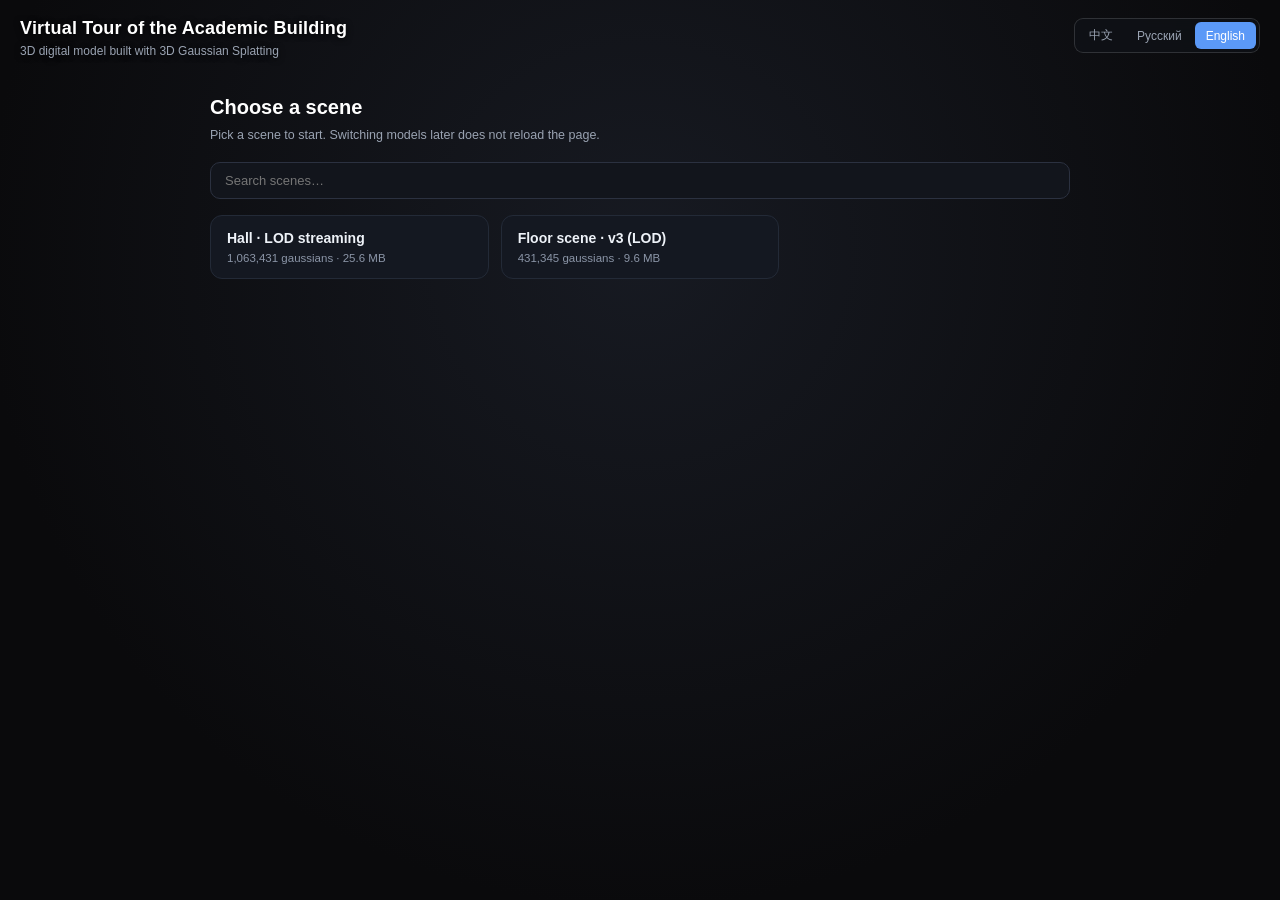
<file: index.html>
<!doctype html>
<html lang="zh-CN">
<head>
<meta charset="utf-8">
<meta name="viewport" content="width=device-width,initial-scale=1">
<title>教学楼虚拟导览</title>
<meta http-equiv="refresh" content="0; url=./campus/index.html">
<link rel="canonical" href="./campus/index.html">
<style>
    html, body { margin: 0; height: 100%; background: #0d0f14; color: #cfd6e4; }
    body { display: flex; align-items: center; justify-content: center; font: 15px/1.7 system-ui, "Microsoft YaHei", sans-serif; }
    a { color: #5aa9ff; }
</style>
</head>
<body>
<p>正在进入三维导览…<a href="./campus/index.html">点此手动进入</a></p>
<script>location.replace('./campus/index.html');</script>
</body>
</html>
</file>
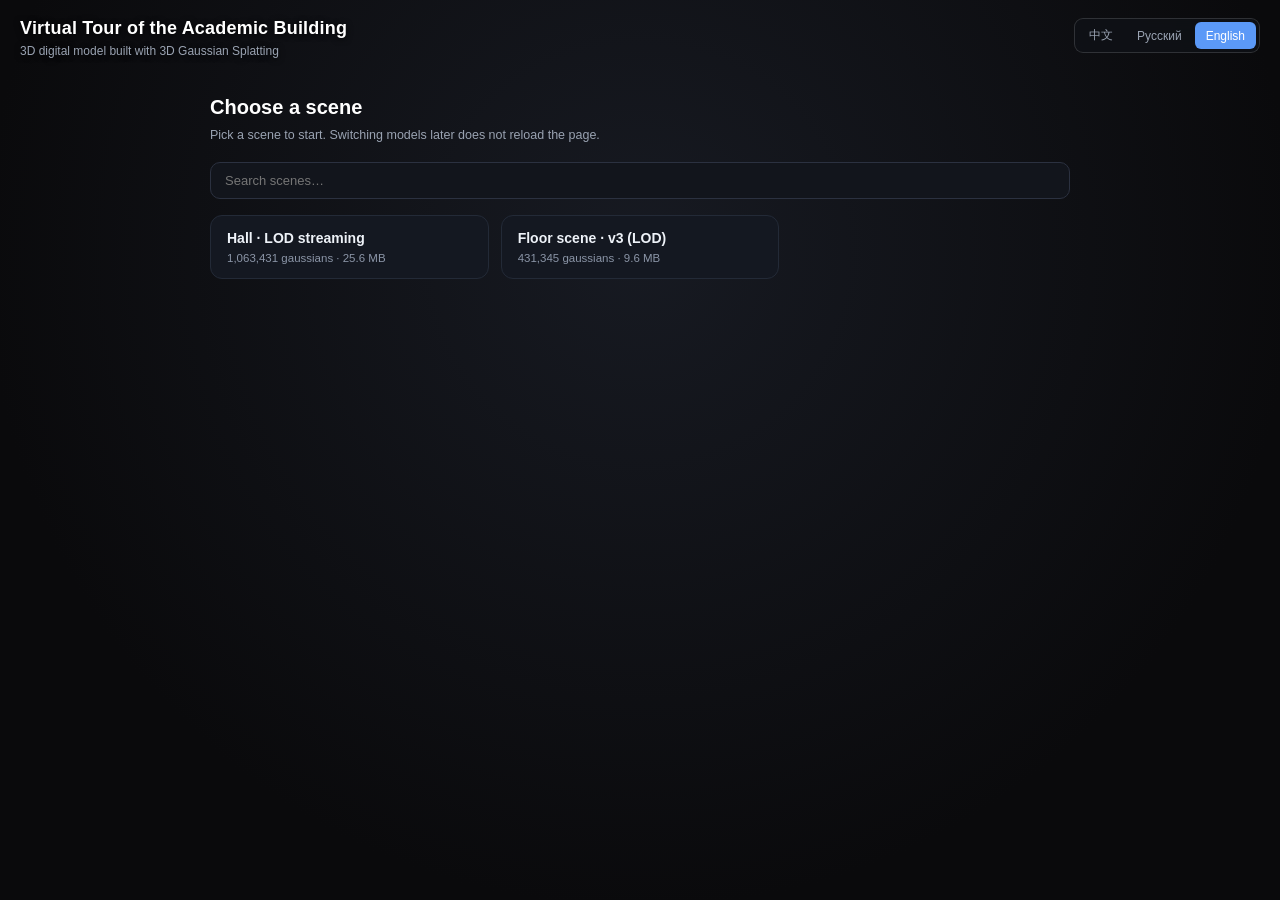
<file: campus/index.html>
<!doctype html>
<html lang="zh-CN" dir="ltr">
    <head>
        <title>教学楼虚拟导览 | Виртуальная экскурсия | Virtual Tour</title>
        <meta charset="utf-8" />
        <meta name="viewport" content="width=device-width, initial-scale=1, minimum-scale=1, maximum-scale=1, user-scalable=no" />
        <meta name="mobile-web-app-capable" content="yes" />
        <meta name="apple-mobile-web-app-status-bar-style" content="black-translucent" />
        <meta name="description" content="3D Gaussian Splatting virtual tour of the academic building" />

        <style>
            :root {
                --ui-fg: #eef1f6;
                --ui-dim: #9aa3b2;
                --ui-bg: rgba(16, 18, 24, 0.72);
                --ui-border: rgba(255, 255, 255, 0.14);
                --ui-accent: #5b99f7;
            }
            * {
                box-sizing: border-box;
            }
            html,
            body {
                margin: 0;
                height: 100%;
                background: #0a0a0c;
                color: var(--ui-fg);
                font-family: -apple-system, BlinkMacSystemFont, 'Segoe UI', 'Noto Sans SC', 'Noto Sans', Roboto, 'Helvetica Neue', Arial,
                    sans-serif;
                overflow: hidden;
            }
            #gsviewer {
                position: fixed;
                inset: 0;
            }
            canvas {
                display: block;
            }
            /* ---------- 顶部品牌区 ---------- */
            #brand {
                position: absolute;
                top: 18px;
                left: 20px;
                /* 起始页 z-index 35，品牌区与语言键要压在它上面 */
                z-index: 45;
                pointer-events: none;
                text-shadow: 0 1px 6px rgba(0, 0, 0, 0.85);
                max-width: min(60vw, 520px);
            }
            #brand h1 {
                margin: 0;
                font-size: 18px;
                font-weight: 600;
                letter-spacing: 0.2px;
            }
            #brand p {
                margin: 4px 0 0;
                font-size: 12px;
                color: var(--ui-dim);
                line-height: 1.4;
            }
            /* ---------- 语言切换 ---------- */
            #langSwitch {
                position: absolute;
                top: 18px;
                right: 20px;
                z-index: 45;
                display: flex;
                gap: 2px;
                padding: 3px;
                border-radius: 9px;
                background: var(--ui-bg);
                border: 1px solid var(--ui-border);
                backdrop-filter: blur(8px);
            }
            .lang-btn {
                -webkit-appearance: none;
                   -moz-appearance: none;
                        appearance: none;
                border: 0;
                background: transparent;
                color: var(--ui-dim);
                font: inherit;
                font-size: 12px;
                padding: 5px 11px;
                border-radius: 6px;
                cursor: pointer;
                transition: background 0.15s, color 0.15s;
            }
            .lang-btn:hover {
                color: var(--ui-fg);
            }
            .lang-btn.active {
                background: var(--ui-accent);
                color: #fff;
            }
            /* ---------- 模型选择器 ---------- */
            #modelPicker {
                position: absolute;
                top: 62px;
                right: 20px;
                z-index: 40;
                width: 268px;
                max-width: calc(100vw - 40px);
            }
            #modelToggle {
                display: flex;
                align-items: center;
                gap: 8px;
                width: 100%;
                -webkit-appearance: none;
                   -moz-appearance: none;
                        appearance: none;
                background: var(--ui-bg);
                border: 1px solid var(--ui-border);
                color: var(--ui-fg);
                font: inherit;
                font-size: 12px;
                padding: 8px 12px;
                border-radius: 9px;
                cursor: pointer;
                text-align: left;
                backdrop-filter: blur(8px);
                transition: border-color 0.15s;
            }
            #modelToggle:hover,
            #modelToggle[aria-expanded='true'] {
                border-color: var(--ui-accent);
            }
            #modelToggle .mp-icon {
                color: var(--ui-accent);
                font-size: 11px;
            }
            #modelCurrent {
                flex: 1;
                overflow: hidden;
                text-overflow: ellipsis;
                white-space: nowrap;
            }
            #modelToggle .mp-caret {
                color: var(--ui-dim);
                font-size: 10px;
                transition: transform 0.15s;
            }
            #modelToggle[aria-expanded='true'] .mp-caret {
                transform: rotate(180deg);
            }
            #modelPanel {
                margin-top: 6px;
                background: var(--ui-bg);
                border: 1px solid var(--ui-border);
                border-radius: 10px;
                backdrop-filter: blur(10px);
                box-shadow: 0 8px 28px rgba(0, 0, 0, 0.45);
                overflow: hidden;
            }
            #modelSearch {
                width: 100%;
                -webkit-appearance: none;
                   -moz-appearance: none;
                        appearance: none;
                border: 0;
                border-bottom: 1px solid var(--ui-border);
                background: transparent;
                color: var(--ui-fg);
                font: inherit;
                font-size: 12px;
                padding: 9px 12px;
                outline: none;
            }
            #modelSearch::-moz-placeholder {
                color: var(--ui-dim);
            }
            #modelSearch::placeholder {
                color: var(--ui-dim);
            }
            #modelList {
                list-style: none;
                margin: 0;
                padding: 4px;
                max-height: 46vh;
                overflow-y: auto;
            }
            #modelList li {
                padding: 7px 9px;
                border-radius: 7px;
                cursor: pointer;
                outline: none;
            }
            #modelList li:hover,
            #modelList li:focus-visible,
            #modelList li.active {
                background: rgba(91, 153, 247, 0.18);
            }
            #modelList li .mp-name {
                display: block;
                font-size: 12px;
            }
            #modelList li .mp-meta {
                display: block;
                margin-top: 2px;
                font-size: 10.5px;
                color: var(--ui-dim);
            }
            #modelList li .mp-check {
                float: right;
                color: var(--ui-accent);
                font-size: 11px;
            }
            #modelEmpty {
                margin: 0;
                padding: 10px 12px;
                font-size: 11.5px;
                color: var(--ui-dim);
            }
            /* ---------- 左下角工具 ---------- */
            #toolbar {
                position: absolute;
                left: 20px;
                bottom: 20px;
                z-index: 30;
                display: flex;
                gap: 8px;
            }
            #toolbar button {
                -webkit-appearance: none;
                   -moz-appearance: none;
                        appearance: none;
                background: var(--ui-bg);
                border: 1px solid var(--ui-border);
                color: var(--ui-fg);
                font: inherit;
                font-size: 12px;
                padding: 8px 13px;
                border-radius: 9px;
                cursor: pointer;
                backdrop-filter: blur(8px);
            }
            #toolbar button:hover {
                border-color: var(--ui-accent);
            }
            /* ---------- 加载进度 ---------- */
            #progressBarWrap {
                display: none;
                position: absolute;
                top: 78px;
                left: 20px;
                z-index: 25;
                width: 180px;
                height: 4px;
                border-radius: 10px;
                background: rgba(255, 255, 255, 0.18);
                overflow: hidden;
            }
            #progressBar {
                width: 0%;
                height: 100%;
                border-radius: 10px;
                background: linear-gradient(90deg, #5b99f7 0%, #4960d6 100%);
                transition: width 0.2s ease-out;
            }
            #loadingOverlay {
                position: absolute;
                inset: 0;
                z-index: 40;
                display: flex;
                flex-direction: column;
                align-items: center;
                justify-content: center;
                gap: 10px;
                background: radial-gradient(circle at 50% 45%, #16181f 0%, #0a0a0c 70%);
                transition: opacity 0.6s ease-out;
            }
            #loadingOverlay.done {
                opacity: 0;
                pointer-events: none;
            }
            #loadingOverlay.hidden {
                display: none;
            }
            /* 加载停滞时的网络诊断条：公网演示排障用，正常加载时不出现 */
            #netDiag {
                position: absolute;
                left: 50%;
                bottom: 96px;
                transform: translateX(-50%);
                z-index: 60;
                max-width: min(560px, calc(100vw - 32px));
                padding: 12px 16px;
                border-radius: 10px;
                background: rgba(52, 20, 22, 0.94);
                border: 1px solid #7a3a3f;
                color: #ffd9dc;
                font-size: 12.5px;
                line-height: 1.65;
                box-shadow: 0 8px 26px rgba(0, 0, 0, 0.45);
            }
            #netDiag a {
                color: #9cc4ff;
            }
            /* ---------------- 起始页：不加载模型，先选场景 ---------------- */
            #startScreen {
                position: absolute;
                inset: 0;
                z-index: 35;
                display: flex;
                flex-direction: column;
                align-items: center;
                padding: 96px 20px 40px;
                overflow-y: auto;
                background: radial-gradient(circle at 50% 28%, #171a22 0%, #0a0a0c 72%);
            }
            #startScreen[hidden] {
                display: none;
            }
            .start-head {
                width: 100%;
                max-width: 860px;
            }
            .start-head h2 {
                margin: 0 0 6px;
                font-size: 20px;
                font-weight: 600;
            }
            .start-head p {
                margin: 0 0 16px;
                font-size: 12.5px;
                line-height: 1.65;
                color: #9aa3b2;
            }
            #startSearch {
                width: 100%;
                box-sizing: border-box;
                padding: 10px 14px;
                border-radius: 10px;
                border: 1px solid #2b3140;
                background: #12151c;
                color: #e8ecf3;
                font-family: inherit;
                font-size: 13px;
                outline: none;
            }
            #startSearch:focus {
                border-color: #4c7ee8;
            }
            #startList {
                list-style: none;
                margin: 16px 0 0;
                padding: 0;
                width: 100%;
                max-width: 860px;
                display: grid;
                grid-template-columns: repeat(auto-fill, minmax(240px, 1fr));
                gap: 12px;
            }
            .start-card {
                padding: 14px 16px;
                border-radius: 12px;
                background: #141821;
                border: 1px solid #232a37;
                cursor: pointer;
                transition: border-color 0.15s, background 0.15s, transform 0.15s;
            }
            .start-card:hover,
            .start-card:focus-visible {
                border-color: #4c7ee8;
                background: #172033;
                transform: translateY(-1px);
                outline: none;
            }
            .sc-name {
                display: block;
                font-size: 14px;
                font-weight: 600;
                color: #eef2f8;
            }
            .sc-meta {
                display: block;
                margin-top: 6px;
                font-size: 11.5px;
                color: #8b95a7;
            }
            #startEmpty {
                margin-top: 20px;
                font-size: 12.5px;
                color: #8b95a7;
            }
            /* 起始页上不显示右上角的模型菜单（内容与卡片重复） */
            body.at-start #modelPicker {
                display: none;
            }
            #loadingOverlay h2 {
                margin: 0;
                font-size: 16px;
                font-weight: 600;
            }
            #loadingOverlay .hint {
                font-size: 12px;
                color: var(--ui-dim);
            }
            #loadingBarTrack {
                width: min(70vw, 320px);
                height: 4px;
                border-radius: 10px;
                background: rgba(255, 255, 255, 0.16);
                overflow: hidden;
            }
            #loadingBarFill {
                width: 0%;
                height: 100%;
                border-radius: 10px;
                background: linear-gradient(90deg, #5b99f7 0%, #4960d6 100%);
                transition: width 0.2s ease-out;
            }
            #loadingPercent {
                font-size: 12px;
                color: var(--ui-dim);
                font-variant-numeric: tabular-nums;
            }
            /* ---------- 说明面板 ---------- */
            #helpPanel {
                position: absolute;
                right: 20px;
                bottom: 20px;
                z-index: 35;
                width: min(86vw, 330px);
                padding: 16px 18px;
                border-radius: 12px;
                background: var(--ui-bg);
                border: 1px solid var(--ui-border);
                backdrop-filter: blur(10px);
            }
            #helpPanel h3 {
                margin: 0 0 10px;
                font-size: 14px;
            }
            #helpPanel ul {
                margin: 0;
                padding-left: 18px;
                font-size: 12px;
                line-height: 1.75;
                color: var(--ui-dim);
            }
            #helpPanel button {
                margin-top: 12px;
                -webkit-appearance: none;
                   -moz-appearance: none;
                        appearance: none;
                background: transparent;
                border: 1px solid var(--ui-border);
                color: var(--ui-fg);
                font: inherit;
                font-size: 12px;
                padding: 6px 14px;
                border-radius: 7px;
                cursor: pointer;
            }
            /* ---------- 错误提示（NF-07：报错不白屏） ---------- */
            #errorBox {
                position: absolute;
                left: 50%;
                top: 50%;
                transform: translate(-50%, -50%);
                z-index: 50;
                width: min(88vw, 380px);
                padding: 20px 22px;
                border-radius: 12px;
                background: rgba(28, 18, 20, 0.94);
                border: 1px solid rgba(255, 120, 120, 0.35);
                text-align: center;
            }
            #errorBox h3 {
                margin: 0 0 8px;
                font-size: 15px;
                color: #ff9c9c;
            }
            #errorBox p {
                margin: 0 0 14px;
                font-size: 12.5px;
                line-height: 1.65;
                color: var(--ui-dim);
                word-break: break-word;
            }
            #errorBox button {
                -webkit-appearance: none;
                   -moz-appearance: none;
                        appearance: none;
                background: var(--ui-accent);
                border: 0;
                color: #fff;
                font: inherit;
                font-size: 12px;
                padding: 8px 20px;
                border-radius: 8px;
                cursor: pointer;
            }
            [hidden] {
                display: none !important;
            }
            @media (max-width: 600px) {
                #brand h1 {
                    font-size: 15px;
                }
                #brand p {
                    display: none;
                }
            }
            /*
             * 触屏摇杆是库在运行时插到 body 上的（id=reall3dviewer-joystick-container），
             * 默认 left: calc(50vw - 50px) 居中、bottom: 50px，正好压在我们的工具条上。
             * 这里用 !important 覆盖成左下角，并给工具条让出高度。
             */
            @media (max-width: 768px) {
                #reall3dviewer-joystick-container {
                    left: 16px !important;
                    bottom: 96px !important;
                    width: 116px !important;
                    height: 116px !important;
                }
                #toolbar {
                    left: 10px;
                    right: 10px;
                    bottom: 10px;
                    gap: 6px;
                }
                #toolbar button {
                    flex: 1;
                    padding: 9px 6px;
                    font-size: 11.5px;
                    text-align: center;
                }
            }
        </style>
      <script type="module" crossorigin src="../assets/entry-JZ8mXHY0.js"></script>
      <link rel="modulepreload" crossorigin href="../assets/chunk-DqyIQLm2.js">
      <link rel="modulepreload" crossorigin href="../assets/chunk-CBSahm7v.js">
      <link rel="stylesheet" crossorigin href="../assets/asset-g9xjmsRe.css">
    </head>

    <body>
        <div id="gsviewer">
            <!-- 库内置进度条：必须位于 #gsviewer 内且使用这两个 id -->
            <div id="progressBarWrap">
                <div id="progressBar"></div>
            </div>

            <div id="brand">
                <h1 data-i18n="app.title">教学楼虚拟导览</h1>
                <p data-i18n="app.subtitle">基于 3D Gaussian Splatting 的三维数字模型</p>
            </div>

            <nav id="langSwitch" data-i18n-title="lang.switch" aria-label="Language"></nav>

            <div id="modelPicker">
                <button type="button" id="modelToggle" aria-expanded="false" aria-controls="modelPanel" data-i18n-title="model.title">
                    <span class="mp-icon" aria-hidden="true">◈</span>
                    <span id="modelCurrent" data-i18n="model.title">模型</span>
                    <span class="mp-caret" aria-hidden="true">▾</span>
                </button>
                <div id="modelPanel" hidden>
                    <input id="modelSearch" type="search" autocomplete="off" spellcheck="false" data-i18n-placeholder="model.search" />
                    <ul id="modelList" role="listbox" aria-label="models"></ul>
                    <p id="modelEmpty" hidden data-i18n="model.empty"></p>
                </div>
            </div>

            <div id="toolbar">
                <button type="button" id="toggleMode" data-i18n="view.fpv">漫游模式</button>
                <button type="button" id="btnFly" data-i18n="view.fly" hidden>一键巡游</button>
                <button type="button" id="helpBtn" data-i18n="view.help">操作说明</button>
                <button type="button" id="homeBtn" data-i18n="start.back">返回起始页</button>
            </div>

            <aside id="helpPanel" hidden>
                <h3 data-i18n="help.title">操作说明</h3>
                <ul>
                    <li data-i18n="help.mouse"></li>
                    <li data-i18n="help.walk"></li>
                    <li data-i18n="help.touch"></li>
                    <li data-i18n="help.mark"></li>
                </ul>
                <button type="button" id="helpClose" data-i18n="help.close">关闭</button>
            </aside>

            <!-- 起始页：不带 ?model= 时先停在这里，一个字节的模型都不下 -->
            <div id="startScreen" hidden>
                <div class="start-head">
                    <h2 data-i18n="start.title">选择要浏览的场景</h2>
                    <p data-i18n="start.hint"></p>
                    <input id="startSearch" type="search" autocomplete="off" data-i18n-placeholder="start.search" />
                </div>
                <ul id="startList"></ul>
                <p id="startEmpty" hidden data-i18n="start.empty"></p>
            </div>

            <div id="loadingOverlay">
                <h2 data-i18n="loading.title">正在加载三维模型</h2>
                <div id="loadingBarTrack"><div id="loadingBarFill"></div></div>
                <div id="loadingPercent" data-i18n="loading.percent"></div>
                <div class="hint" data-i18n="loading.hint"></div>
            </div>

            <div id="errorBox" hidden>
                <h3 data-i18n="error.title">模型加载失败</h3>
                <p id="errorMessage"></p>
                <button type="button" id="retryBtn" data-i18n="error.retry">重试</button>
            </div>

            <div id="netDiag" hidden></div>
        </div>

        <!--
          网络诊断（内联、非模块）：模块脚本如果因网络被掐断而根本没下载成功，
          页面上原本只会"一直转圈、控制台干净"。这里在 12 秒后把实情说出来，
          并点出具体失败的文件名，避免把"网络问题"误判成"模型太大"。
        -->
        <script>
            (function () {
                var failed = [];
                addEventListener(
                    'error',
                    function (e) {
                        var t = e.target;
                        if (t && t.tagName && (t.src || t.href)) {
                            var name = String(t.src || t.href).split('/').pop();
                            if (failed.indexOf(name) < 0) failed.push(name);
                        }
                    },
                    true
                );
                var started = Date.now();
                var timer = setInterval(function () {
                    var overlay = document.getElementById('loadingOverlay');
                    var box = document.getElementById('netDiag');
                    if (!overlay || !box) return;
                    if (overlay.classList.contains('hidden') || overlay.classList.contains('done')) {
                        clearInterval(timer);
                        return;
                    }
                    var secs = Math.round((Date.now() - started) / 1000);
                    if (secs < 12) return;
                    var pct = (document.getElementById('loadingPercent') || {}).textContent || '';
                    // "已完成 0%" 也算 0：取文本里第一个百分数来判断
                    var pctNum = parseFloat((pct.match(/([0-9]+(?:\.[0-9]+)?)\s*%/) || [])[1]);
                    var atZero = !isFinite(pctNum) || pctNum < 1;
                    box.hidden = false;
                    box.innerHTML =
                        '仍在加载（已 ' + secs + ' 秒）' + (pct ? '，' + pct : '') +
                        '<br>' +
                        (atZero
                            ? '模型一个字节都还没开始下 —— 多半是网络把资源下载卡住了，不是模型太大。'
                            : '已有下载进度但没走完，可能是网速太慢。') +
                        (failed.length ? '<br>加载失败的文件：' + failed.slice(0, 4).join('、') : '') +
                        '<br><a href="javascript:location.reload()">重新加载</a>' +
                        '　同一链接换个网络（手机热点）对比一下最快。';
                }, 2000);
            })();
        </script>

    </body>
</html>
</file>
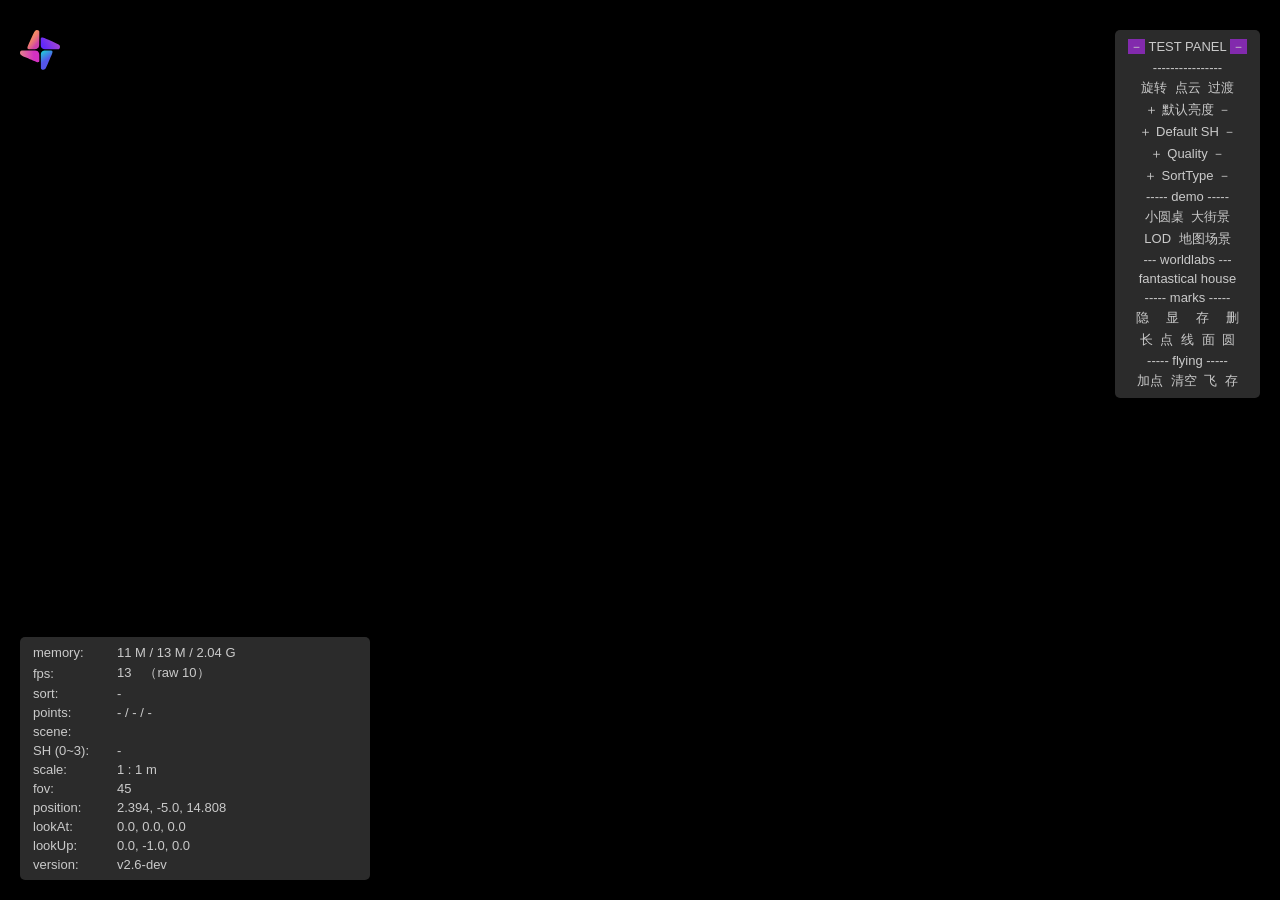
<file: demo.html>
<!DOCTYPE html>
<html lang="en" dir="ltr">
    <head>
        <title>Reall3dViewer</title>
        <meta charset="utf-8" />
        <meta name="viewport" content="width=device-width, initial-scale=1, minimum-scale=1, maximum-scale=1, user-scalable=no" />
        <meta name="mobile-web-app-capable" content="yes" />
        <meta name="apple-mobile-web-app-status-bar-style" content="black-translucent" />
        <meta http-equiv="Cache-Control" content="no-cache, no-store, must-revalidate" />
        <meta http-equiv="Pragma" content="no-cache" />
        <meta http-equiv="Expires" content="0" />
        <link rel="icon" href="./favicon.ico" />
      <script type="module" crossorigin src="./assets/entry-B4tSN0vz.js"></script>
      <link rel="modulepreload" crossorigin href="./assets/chunk-DqyIQLm2.js">
      <link rel="modulepreload" crossorigin href="./assets/chunk-CBSahm7v.js">
      <link rel="stylesheet" crossorigin href="./assets/asset-g9xjmsRe.css">
    </head>

    <body style="background: black; height: 100vh; margin: 0px; overflow: hidden">
        <div id="gsviewer">
            <div
                class="logo loading"
                onclick="window.open('https://reall3d.com', '_blank');"
                style="position: absolute; top: 30px; left: 20px; width: 40px; height: 40px; z-index: 9999; cursor: pointer"
            >
                <svg xmlns="http://www.w3.org/2000/svg" xmlns:xlink="http://www.w3.org/1999/xlink" viewBox="0 0 218.18 216.86">
                    <defs>
                        <style>
                            .cls-1 {
                                fill: url(#aa);
                            }

                            .cls-2 {
                                fill: url(#bb);
                            }

                            .cls-3 {
                                fill: url(#cc);
                            }

                            .cls-4 {
                                fill: url(#dd);
                            }
                        </style>
                        <linearGradient id="aa" x1="107.82" y1="104.86" x2="200.65" y2="52.13" gradientUnits="userSpaceOnUse">
                            <stop offset="0.23" stop-color="#6128fc" />
                            <stop offset="0.96" stop-color="#a244d3" />
                        </linearGradient>
                        <linearGradient id="bb" x1="145.83" y1="163.29" x2="111.03" y2="109.85" gradientUnits="userSpaceOnUse">
                            <stop offset="0" stop-color="#5456ea" />
                            <stop offset="1" stop-color="#15e2d5" />
                        </linearGradient>
                        <linearGradient id="cc" x1="81.28" y1="143.49" x2="-32.43" y2="143.49" gradientUnits="userSpaceOnUse">
                            <stop offset="0.05" stop-color="#d431c2" />
                            <stop offset="1" stop-color="#eaa474" />
                        </linearGradient>
                        <linearGradient id="dd" x1="108.21" y1="81.73" x2="26.64" y2="15.85" gradientUnits="userSpaceOnUse">
                            <stop offset="0.15" stop-color="#ce41ab" />
                            <stop offset="0.26" stop-color="#dc5b92" />
                            <stop offset="0.39" stop-color="#e8727b" />
                            <stop offset="0.52" stop-color="#f1836b" />
                            <stop offset="0.67" stop-color="#f68d61" />
                            <stop offset="0.86" stop-color="#f8905e" />
                        </linearGradient>
                    </defs>
                    <g>
                        <path
                            class="cls-1"
                            d="M214.14,82.33c-4-4.47-11.76-7.77-29-15.47-29-13-53-23-53-23s-19-9-19,5v32c0,3,0,24,23,24h72c4,0,10-5,10-12.5A13.18,13.18,0,0,0,214.14,82.33Z"
                        />
                        <path
                            class="cls-2"
                            d="M136.53,212.76c4.26-3.73,7.71-11.8,15.33-29,12.85-29.07,22.73-53.12,22.73-53.12s8.91-19-5.09-19l-32,.16c-3,0-24,.12-23.89,23.12l.35,69,0,3c0,6,5,10,12.55,9.94A13.08,13.08,0,0,0,136.53,212.76Z"
                        />
                        <path
                            class="cls-3"
                            d="M4.15,134.91c3.74,4.24,11.83,7.65,29.09,15.2,29.13,12.72,53.22,22.49,53.22,22.49s19.09,8.82,19-5.18l-.3-32c0-3-.23-24-23.23-23.78l-69,.66-3,0c-6,.06-10,5.09-9.88,12.59A13,13,0,0,0,4.15,134.91Z"
                        />
                        <path
                            class="cls-4"
                            d="M83,3.93c-4.32,3.65-7.91,11.66-15.83,28.76C53.78,61.52,43.49,85.4,43.49,85.4s-9.24,18.89,4.76,19.06l32,.39c3,0,24,.3,24.28-22.7l.85-69,0-3C105.49,4.15,100.54.09,93,0A13.07,13.07,0,0,0,83,3.93Z"
                        />
                    </g>
                </svg>
            </div>
            <div
                id="progressBarWrap"
                class="prd-mode"
                style="
                    display: none;
                    z-index: 9999;
                    border: 1px solid rgba(255, 255, 255, 0.4);
                    width: 38px;
                    height: 5px;
                    border-radius: 10px;
                    position: absolute;
                    top: 76px;
                    left: 20px;
                    overflow: hidden;
                    padding: 1px;
                "
            >
                <div id="progressBar" style="width: 0%; height: 100%; background: linear-gradient(90deg, #5b99f7 0%, #4960d6 100%); border-radius: 10px"></div>
            </div>

            <div class="debug dev-panel prd-mode" style="border-radius: 5px; display: none">
                <table style="width: 330px; font-size: 13px">
                    <tr class="tr-memory">
                        <td>memory:</td>
                        <td><span class="memory"></span></td>
                    </tr>
                    <tr>
                        <td style="width: 80px">fps:</td>
                        <td><span class="fps">-</span>　（<span class="realFps">-</span>）</td>
                    </tr>
                    <tr>
                        <td>sort:</td>
                        <td><span class="sort">-</span></td>
                    </tr>
                    <tr>
                        <td>points:</td>
                        <td>
                            <span class="renderSplatCount">-</span> / <span class="visibleSplatCount">-</span> /
                            <span class="modelSplatCount">-</span>
                        </td>
                    </tr>
                    <tr>
                        <td>scene:</td>
                        <td><span class="scene"></span> <span class="cuts"></span></td>
                    </tr>
                    <tr class="tr-pc-only map-hidden">
                        <td>SH (0~3):</td>
                        <td class="shDegree">-</td>
                    </tr>
                    <tr class="tr-pc-only map-hidden">
                        <td>scale:</td>
                        <td class="scale"></td>
                    </tr>
                    <tr class="tr-pc-only">
                        <td>fov:</td>
                        <td class="fov"></td>
                    </tr>
                    <tr>
                        <td>position:</td>
                        <td class="position"></td>
                    </tr>
                    <tr>
                        <td>lookAt:</td>
                        <td class="lookAt"></td>
                    </tr>
                    <tr class="tr-pc-only">
                        <td>lookUp:</td>
                        <td class="lookUp"></td>
                    </tr>
                    <tr>
                        <td>version:</td>
                        <td class="viewer-version"></td>
                    </tr>
                </table>
            </div>
            <div class="operation dev-panel prd-mode" style="border-radius: 5px; display: none">
                <table style="width: 135px; text-align: center; font-size: 13px">
                    <tr>
                        <td>
                            <span class="switch-debug" style="background-color: darkorchid" title="Hide/Show the info panel">－</span>
                            TEST PANEL
                            <span class="op-show" style="background-color: darkorchid" title="Hide/Show the test panel">－</span>
                        </td>
                    </tr>
                    <tr class="tr-data">
                        <td>----------------</td>
                    </tr>
                    <tr class="tr-data">
                        <td>
                            <span class="switch-rotate" title="Start/Stop rotate">旋转</span>
                            <span class="switch-pointcloudMode" title="Toggle pointcloud mode">点云</span>
                            <span class="switch-deiplay-mode" title="Toggle pointcloud mode with transition effec">过渡</span>
                        </td>
                    </tr>
                    <tr class="tr-data tr-pc-only">
                        <td>
                            <span class="add-lightFactor" title="Increase the brightness by 10%">＋</span
                            ><span class="default-lightFactor" style="width: 80px" title="use default brightness">默认亮度</span
                            ><span class="sub-lightFactor" title="Decrease the brightness by 10%">－</span>
                        </td>
                    </tr>
                    <tr class="tr-data tr-pc-only">
                        <td>
                            <span class="add-sh" title="Increase SH degree">＋</span
                            ><span class="default-sh" style="width: 80px" title="use default SH degree">Default SH</span
                            ><span class="sub-sh" title="Decrease SH degree">－</span>
                        </td>
                    </tr>
                    <tr class="tr-data tr-pc-only">
                        <td>
                            <span class="add-quality" title="Increase quality level">＋</span
                            ><span class="default-quality" style="width: 80px" title="use default quality level">Quality</span
                            ><span class="sub-quality" title="Decrease quality level">－</span>
                        </td>
                    </tr>
                    <tr class="tr-data tr-pc-only">
                        <td>
                            <span class="add-sorttype" title="change to larger sort type">＋</span
                            ><span class="default-sorttype" style="width: 80px" title="use default sort type">SortType</span
                            ><span class="sub-sorttype" title="change to smaller sort type">－</span>
                        </td>
                    </tr>
                    <tr class="tr-data">
                        <td>----- demo -----</td>
                    </tr>
                    <tr class="tr-data">
                        <td>
                            <span class="demo1" style="width: 80px" title="Demo of mark and measurements">小圆桌</span>
                            <span class="demo3" style="width: 80px" title="Demo of flying">大街景</span>
                            <!-- <span class="demo2" style="width: 80px" title="Demo of embedded text watermarking">天际阁</span> -->
                        </td>
                    </tr>
                    <!-- <tr class="tr-data">
                        <td>
                            <span class="demo3" style="width: 80px" title="Demo of flying">大街景</span>
                            <span class="demo4" style="width: 80px" title="Demo of embedded splat as watermarking">宝章阁</span>
                        </td>
                    </tr> -->
                    <!-- <tr class="tr-data tr-pc-only">
                        <td>
                            <span class="show-watermark" title="show watermarks">＋</span>
                            <input type="text" class="gstext" style="width: 50px" value="" placeholder="watermark" title="Enter text as watermarking" />
                            <span class="hide-watermark" title="hide watermarks">－</span>
                        </td>
                    </tr> -->
                    <tr class="tr-data">
                        <td>
                            <span class="lod" title="Preset LOD-based large-scene rendering">LOD</span>
                            <span class="map" title="3DGS in map">地图场景</span>
                        </td>
                    </tr>
                    <tr class="tr-data tr-pc-only">
                        <td>--- worldlabs ---</td>
                    </tr>
                    <tr class="tr-data">
                        <td>
                            <span class="lff-house" title="model from worldlabs">fantastical house</span>
                        </td>
                    </tr>
                    <tr class="tr-data tr-pc-only">
                        <td>----- marks -----</td>
                    </tr>
                    <tr class="tr-data tr-pc-only">
                        <td>
                            <span class="mark-hide" title="Hide marks">隐</span>　<span class="mark-show" title="Show marks">显</span>　<span
                                class="mark-save"
                                title="Save marks"
                                >存</span
                            >　<span class="mark-del" title="Delete marks">删</span>
                        </td>
                    </tr>
                    <tr class="tr-data tr-pc-only">
                        <td>
                            <span class="mark-distance" title="mark distance">长</span> <span class="mark-point" title="mark point">点</span>
                            <span class="mark-lines" title="mark lines">线</span> <span class="mark-plans" title="mark plans">面</span>
                            <span class="mark-circle" title="mark circle">圆</span>
                        </td>
                    </tr>
                    <tr class="tr-data tr-pc-only">
                        <td>----- flying -----</td>
                    </tr>
                    <tr class="tr-data">
                        <td>
                            <span class="add-pos tr-pc-only" title="Add the current camera position as one of the flight path points">加点</span>
                            <span class="clear-pos tr-pc-only" title="Clear the flight path points">清空</span> <span class="fly" title="Start flying">飞</span>
                            <span class="fly-save tr-pc-only" title="Save the flight path points">存</span>
                        </td>
                    </tr>
                </table>
            </div>
        </div>
    </body>
</html>
</file>
<file: assets/asset-g9xjmsRe.css>
body{overflow:hidden;margin:0;height:100vh;width:100vw;font-family:PingFang SC,Microsoft YaHei,sans-serif;font-size:14px;background:#000;color:#fff}#map{position:absolute;top:0;left:0;width:100%;height:100%}.gsviewer-canvas{width:100%;height:100%;touch-action:none}#gsviewer{position:absolute;top:0;left:0;width:100%;height:100%}#gsviewer .logo{z-index:9999;width:40px;height:40px;animation-fill-mode:backwards}#gsviewer .logo.loading{animation:spin infinite 2s linear}@keyframes spin{0%{transform:rotate(0)}to{transform:rotate(360deg)}}#gsviewer .hidden{display:none!important}#gsviewer .info{z-index:9999;position:absolute;bottom:20px;right:20px;color:#eee;background-color:#333;padding:3px 10px}#gsviewer .debug{z-index:9999;position:absolute;bottom:20px;left:20px;color:#eee;background-color:#333;padding:5px 10px;opacity:.85;pointer-events:none}#gsviewer .debug table{width:100%;font-size:14px}#gsviewer .debug.map .map-hidden{display:none}#gsviewer .operation{z-index:9999;position:absolute;top:30px;right:20px;color:#eee;background-color:#333;padding:5px;opacity:.85}#gsviewer .operation table{width:100%;font-size:14px}#gsviewer .operation table tr{margin-top:10px;margin-bottom:10px}#gsviewer .operation table tr span{cursor:pointer;padding-left:2px;padding-right:2px;-webkit-user-select:none;-moz-user-select:none;user-select:none}#gsviewer .operation table tr span.disable{cursor:not-allowed}#gsviewer .operation table tr span:hover{background-color:#999}#gsviewer .operation table.plus tr.tr-data{display:none}#gsviewer .grid-wrapper-text{display:flex!important;flex-direction:column;justify-content:center;align-items:center;height:100vh}#gsviewer .grid-container{display:grid;grid-template-columns:repeat(20,1fr);grid-template-rows:repeat(20,1fr);gap:1px;width:400px;height:400px;background-color:#aaa;position:relative;overflow:visible;-webkit-user-select:none;-moz-user-select:none;user-select:none}#gsviewer .grid-item{background-color:#000;transition:background-color .3s;-webkit-user-select:none;-moz-user-select:none;user-select:none}#gsviewer .yellow{background-color:#ff0}#gsviewer .grid-line{background-color:#ddd;position:absolute;z-index:5}#gsviewer .grid-line.vertical{width:100%;height:1px;top:50%}#gsviewer .grid-line.horizontal{height:100%;width:1px;left:50%}#gsviewer .grid-line.left{height:100%;width:1px;left:0%;background-color:#aaa}#gsviewer .grid-line.top{width:100%;height:1px;top:0%;background-color:#aaa}#gsviewer .overlay-text{position:absolute;padding-top:20px;top:0;left:0;width:400px;height:400px;pointer-events:none;display:flex;justify-content:center;align-items:center;font-size:380px;color:#ffffff4d;z-index:10}.mark-3dgs-tag3d-warp{background-color:#2e2e3033;padding:5px;border-radius:4px;-webkit-user-select:none;-moz-user-select:none;user-select:none;flex-direction:row;align-items:center;gap:5px;display:flex;pointer-events:none;margin-bottom:40px}.mark-3dgs-tag3d-warp .tag-icon-3dgs{pointer-events:auto;height:20px;color:#eeeeee80}.mark-3dgs-tag3d-warp .tag-icon-3dgs svg{pointer-events:none}.mark-3dgs-tag3d-warp .tag-icon-3dgs.enable{cursor:pointer}.mark-3dgs-tag3d-warp .tag-icon-3dgs.enable:hover{color:#eee}
</file>
